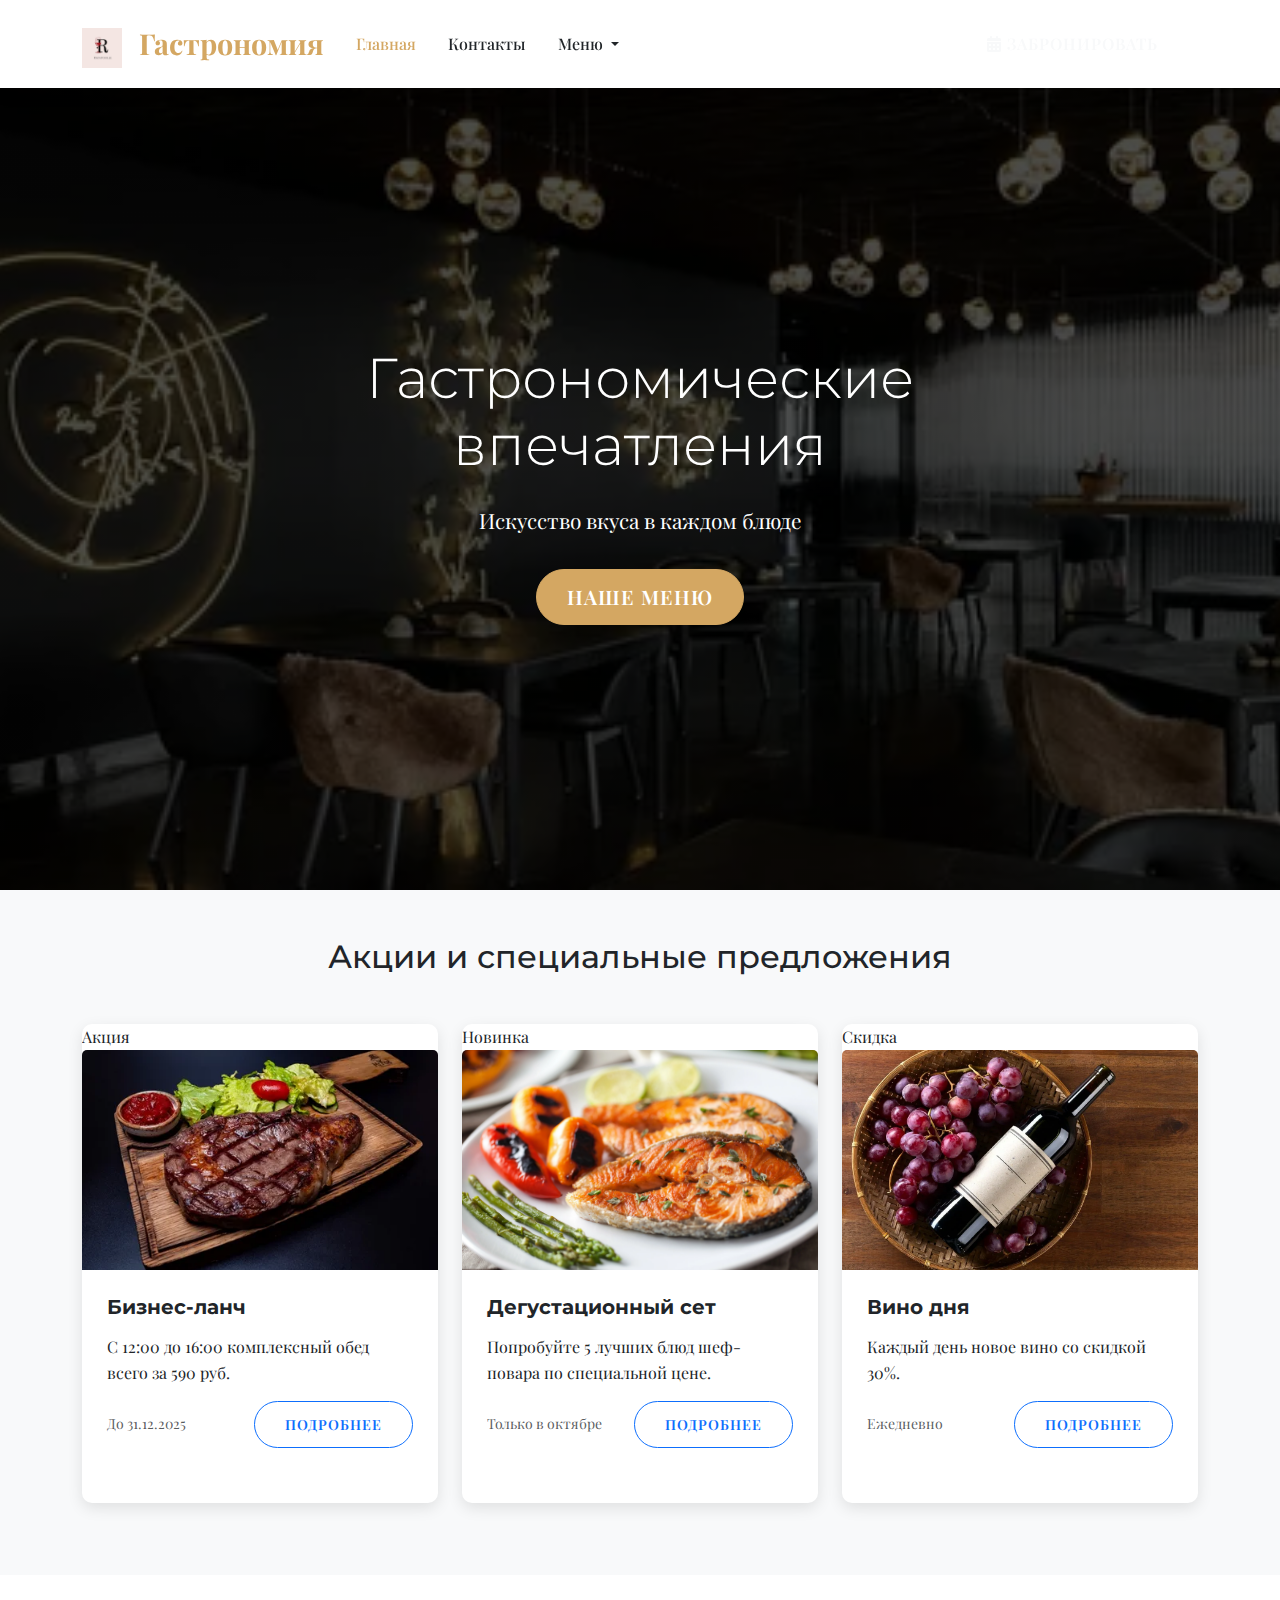
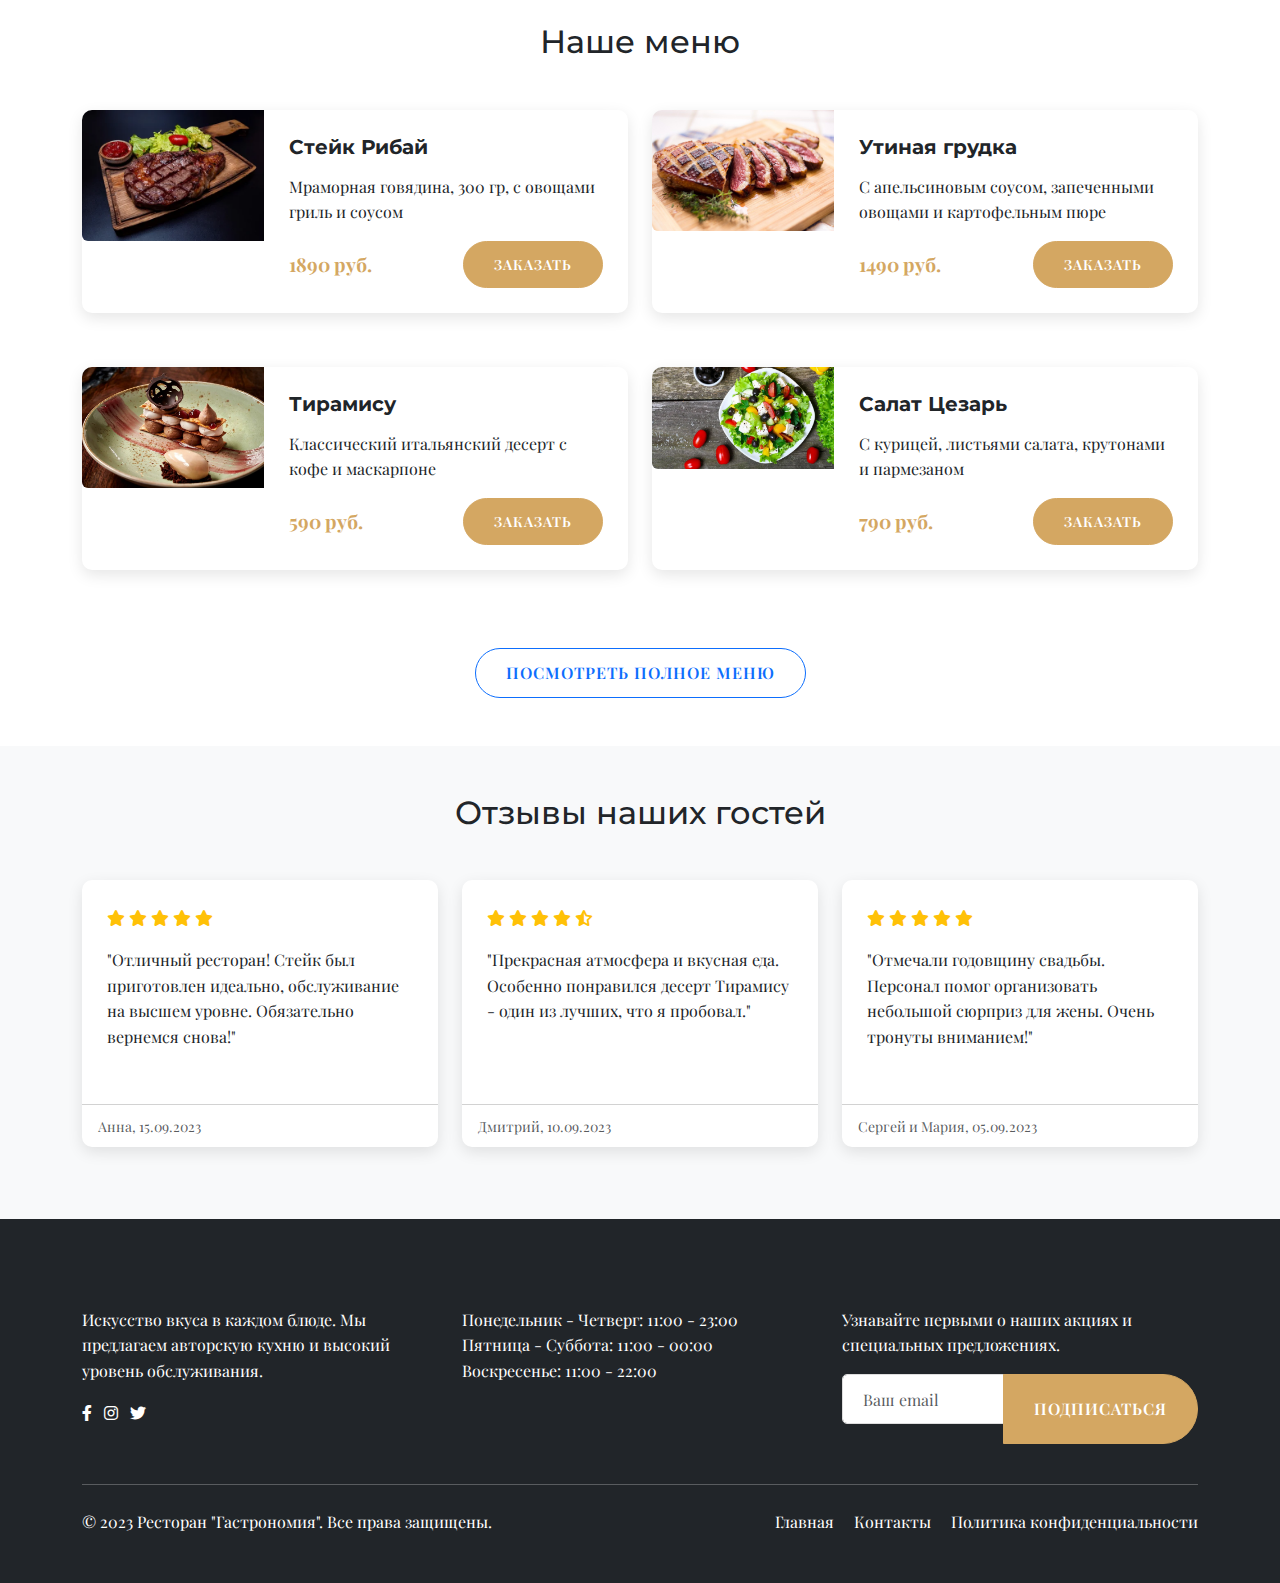
<file: restaurant/index.html>
<!DOCTYPE html>
<html lang="ru">
<head>
    <meta charset="UTF-8">
    <meta name="viewport" content="width=device-width, initial-scale=1.0">
    <title>Ресторан "Гастрономия"</title>
    <link href="https://cdn.jsdelivr.net/npm/bootstrap@5.3.0/dist/css/bootstrap.min.css" rel="stylesheet">
    <link rel="stylesheet" href="https://cdnjs.cloudflare.com/ajax/libs/font-awesome/5.15.4/css/all.min.css">
    <link rel="stylesheet" href="css/style.css">
</head>
<body>
    <!-- Навигационная панель -->
    <nav class="navbar navbar-expand-lg navbar-dark bg-dark fixed-top">
        <div class="container">
            <a class="navbar-brand" href="#">
                <img src="img/logo.png" alt="Логотип ресторана" height="40">
                Гастрономия
            </a>
            <button class="navbar-toggler" type="button" data-bs-toggle="collapse" data-bs-target="#navbarNav">
                <span class="navbar-toggler-icon"></span>
            </button>
            <div class="collapse navbar-collapse" id="navbarNav">
                <ul class="navbar-nav me-auto">
                    <li class="nav-item">
                        <a class="nav-link active" href="index.html">Главная</a>
                    </li>
                    <li class="nav-item">
                        <a class="nav-link" href="contacts.html">Контакты</a>
                    </li>
                    <li class="nav-item dropdown">
                        <a class="nav-link dropdown-toggle" href="#" id="navbarDropdown" role="button" data-bs-toggle="dropdown">
                            Меню
                        </a>
                        <ul class="dropdown-menu">
                            <li><a class="dropdown-item" href="#">Завтраки</a></li>
                            <li><a class="dropdown-item" href="#">Основные блюда</a></li>
                            <li><a class="dropdown-item" href="#">Десерты</a></li>
                            <li><a class="dropdown-item" href="#">Напитки</a></li>
                        </ul>
                    </li>
                </ul>
                <div class="d-flex">
                    <button class="btn btn-outline-light me-2" data-bs-toggle="modal" data-bs-target="#reservationModal">
                        <i class="fas fa-calendar-alt"></i> Забронировать
                    </button>
                </div>
            </div>
        </div>
    </nav>

    <!-- Герой-секция -->
    <header class="hero-section">
        <div class="container h-100 d-flex align-items-center">
            <div class="hero-text text-white">
                <h1 class="display-4">Гастрономические впечатления</h1>
                <p class="lead">Искусство вкуса в каждом блюде</p>
                <a href="#menu" class="btn btn-primary btn-lg">Наше меню</a>
            </div>
        </div>
    </header>

    <!-- Секция акций -->
    <section class="py-5 bg-light">
        <div class="container">
            <h2 class="text-center mb-5">Акции и специальные предложения</h2>
            <div class="row">
                <div class="col-md-4 mb-4">
                    <div class="card promotion-card h-100">
                        <div class="promotion-badge">Акция</div>
                        <img src="img/dish1.jpg" class="card-img-top" alt="Блюдо 1">
                        <div class="card-body">
                            <h5 class="card-title">Бизнес-ланч</h5>
                            <p class="card-text">С 12:00 до 16:00 комплексный обед всего за 590 руб.</p>
                            <div class="d-flex justify-content-between align-items-center">
                                <small class="text-muted">До 31.12.2025</small>
                                <button class="btn btn-sm btn-outline-primary">Подробнее</button>
                            </div>
                        </div>
                    </div>
                </div>
                <div class="col-md-4 mb-4">
                    <div class="card promotion-card h-100">
                        <div class="promotion-badge">Новинка</div>
                        <img src="img/dish2.jpg" class="card-img-top" alt="Блюдо 2">
                        <div class="card-body">
                            <h5 class="card-title">Дегустационный сет</h5>
                            <p class="card-text">Попробуйте 5 лучших блюд шеф-повара по специальной цене.</p>
                            <div class="d-flex justify-content-between align-items-center">
                                <small class="text-muted">Только в октябре</small>
                                <button class="btn btn-sm btn-outline-primary">Подробнее</button>
                            </div>
                        </div>
                    </div>
                </div>
                <div class="col-md-4 mb-4">
                    <div class="card promotion-card h-100">
                        <div class="promotion-badge">Скидка</div>
                        <img src="img/dish7.jpg" class="card-img-top" alt="Блюдо 3">
                        <div class="card-body">
                            <h5 class="card-title">Вино дня</h5>
                            <p class="card-text">Каждый день новое вино со скидкой 30%.</p>
                            <div class="d-flex justify-content-between align-items-center">
                                <small class="text-muted">Ежедневно</small>
                                <button class="btn btn-sm btn-outline-primary">Подробнее</button>
                            </div>
                        </div>
                    </div>
                </div>
            </div>
        </div>
    </section>

    <!-- Секция меню -->
    <section id="menu" class="py-5">
        <div class="container">
            <h2 class="text-center mb-5">Наше меню</h2>
            <div class="row">
                <div class="col-md-6 mb-4">
                    <div class="card menu-item">
                        <div class="row g-0">
                            <div class="col-md-4">
                                <img src="img/dish1.jpg" class="img-fluid rounded-start" alt="Блюдо 1">
                            </div>
                            <div class="col-md-8">
                                <div class="card-body">
                                    <h5 class="card-title">Стейк Рибай</h5>
                                    <p class="card-text">Мраморная говядина, 300 гр, с овощами гриль и соусом</p>
                                    <div class="d-flex justify-content-between align-items-center">
                                        <span class="price">1890 руб.</span>
                                        <button class="btn btn-sm btn-primary">Заказать</button>
                                    </div>
                                </div>
                            </div>
                        </div>
                    </div>
                </div>
                <div class="col-md-6 mb-4">
                    <div class="card menu-item">
                        <div class="row g-0">
                            <div class="col-md-4">
                                <img src="img/dish8.jpg" class="img-fluid rounded-start" alt="Блюдо 2">
                            </div>
                            <div class="col-md-8">
                                <div class="card-body">
                                    <h5 class="card-title">Утиная грудка</h5>
                                    <p class="card-text">С апельсиновым соусом, запеченными овощами и картофельным пюре</p>
                                    <div class="d-flex justify-content-between align-items-center">
                                        <span class="price">1490 руб.</span>
                                        <button class="btn btn-sm btn-primary">Заказать</button>
                                    </div>
                                </div>
                            </div>
                        </div>
                    </div>
                </div>
                <div class="col-md-6 mb-4">
                    <div class="card menu-item">
                        <div class="row g-0">
                            <div class="col-md-4">
                                <img src="img/dish3.jpg" class="img-fluid rounded-start" alt="Блюдо 3">
                            </div>
                            <div class="col-md-8">
                                <div class="card-body">
                                    <h5 class="card-title">Тирамису</h5>
                                    <p class="card-text">Классический итальянский десерт с кофе и маскарпоне</p>
                                    <div class="d-flex justify-content-between align-items-center">
                                        <span class="price">590 руб.</span>
                                        <button class="btn btn-sm btn-primary">Заказать</button>
                                    </div>
                                </div>
                            </div>
                        </div>
                    </div>
                </div>
                <div class="col-md-6 mb-4">
                    <div class="card menu-item">
                        <div class="row g-0">
                            <div class="col-md-4">
                                <img src="img/dish4.jpg" class="img-fluid rounded-start" alt="Блюдо 4">
                            </div>
                            <div class="col-md-8">
                                <div class="card-body">
                                    <h5 class="card-title">Салат Цезарь</h5>
                                    <p class="card-text">С курицей, листьями салата, крутонами и пармезаном</p>
                                    <div class="d-flex justify-content-between align-items-center">
                                        <span class="price">790 руб.</span>
                                        <button class="btn btn-sm btn-primary">Заказать</button>
                                    </div>
                                </div>
                            </div>
                        </div>
                    </div>
                </div>
            </div>
            <div class="text-center mt-4">
                <a href="#" class="btn btn-outline-primary">Посмотреть полное меню</a>
            </div>
        </div>
    </section>

    <!-- Секция отзывов -->
    <section class="py-5 bg-light">
        <div class="container">
            <h2 class="text-center mb-5">Отзывы наших гостей</h2>
            <div class="row">
                <div class="col-md-4 mb-4">
                    <div class="card h-100">
                        <div class="card-body">
                            <div class="mb-3">
                                <i class="fas fa-star text-warning"></i>
                                <i class="fas fa-star text-warning"></i>
                                <i class="fas fa-star text-warning"></i>
                                <i class="fas fa-star text-warning"></i>
                                <i class="fas fa-star text-warning"></i>
                            </div>
                            <p class="card-text">"Отличный ресторан! Стейк был приготовлен идеально, обслуживание на высшем уровне. Обязательно вернемся снова!"</p>
                        </div>
                        <div class="card-footer bg-transparent">
                            <small class="text-muted">Анна, 15.09.2023</small>
                        </div>
                    </div>
                </div>
                <div class="col-md-4 mb-4">
                    <div class="card h-100">
                        <div class="card-body">
                            <div class="mb-3">
                                <i class="fas fa-star text-warning"></i>
                                <i class="fas fa-star text-warning"></i>
                                <i class="fas fa-star text-warning"></i>
                                <i class="fas fa-star text-warning"></i>
                                <i class="fas fa-star-half-alt text-warning"></i>
                            </div>
                            <p class="card-text">"Прекрасная атмосфера и вкусная еда. Особенно понравился десерт Тирамису - один из лучших, что я пробовал."</p>
                        </div>
                        <div class="card-footer bg-transparent">
                            <small class="text-muted">Дмитрий, 10.09.2023</small>
                        </div>
                    </div>
                </div>
                <div class="col-md-4 mb-4">
                    <div class="card h-100">
                        <div class="card-body">
                            <div class="mb-3">
                                <i class="fas fa-star text-warning"></i>
                                <i class="fas fa-star text-warning"></i>
                                <i class="fas fa-star text-warning"></i>
                                <i class="fas fa-star text-warning"></i>
                                <i class="fas fa-star text-warning"></i>
                            </div>
                            <p class="card-text">"Отмечали годовщину свадьбы. Персонал помог организовать небольшой сюрприз для жены. Очень тронуты вниманием!"</p>
                        </div>
                        <div class="card-footer bg-transparent">
                            <small class="text-muted">Сергей и Мария, 05.09.2023</small>
                        </div>
                    </div>
                </div>
            </div>
        </div>
    </section>

    <!-- Подвал -->
    <footer class="bg-dark text-white py-5">
        <div class="container">
            <div class="row">
                <div class="col-md-4 mb-4 mb-md-0">
                    <h5>Ресторан "Гастрономия"</h5>
                    <p>Искусство вкуса в каждом блюде. Мы предлагаем авторскую кухню и высокий уровень обслуживания.</p>
                    <div class="mt-3">
                        <a href="#" class="text-white me-2"><i class="fab fa-facebook-f"></i></a>
                        <a href="#" class="text-white me-2"><i class="fab fa-instagram"></i></a>
                        <a href="#" class="text-white me-2"><i class="fab fa-twitter"></i></a>
                    </div>
                </div>
                <div class="col-md-4 mb-4 mb-md-0">
                    <h5>Часы работы</h5>
                    <ul class="list-unstyled">
                        <li>Понедельник - Четверг: 11:00 - 23:00</li>
                        <li>Пятница - Суббота: 11:00 - 00:00</li>
                        <li>Воскресенье: 11:00 - 22:00</li>
                    </ul>
                </div>
                <div class="col-md-4">
                    <h5>Подписаться на новости</h5>
                    <p>Узнавайте первыми о наших акциях и специальных предложениях.</p>
                    <div class="input-group mb-3">
                        <input type="email" class="form-control" placeholder="Ваш email">
                        <button class="btn btn-primary" type="button">Подписаться</button>
                    </div>
                </div>
            </div>
            <hr class="my-4 bg-secondary">
            <div class="row">
                <div class="col-md-6 text-center text-md-start">
                    <p class="mb-0">&copy; 2023 Ресторан "Гастрономия". Все права защищены.</p>
                </div>
                <div class="col-md-6 text-center text-md-end">
                    <a href="index.html" class="text-white me-3">Главная</a>
                    <a href="contacts.html" class="text-white me-3">Контакты</a>
                    <a href="#" class="text-white">Политика конфиденциальности</a>
                </div>
            </div>
        </div>
    </footer>

    <!-- Модальное окно бронирования -->
    <div class="modal fade" id="reservationModal" tabindex="-1" aria-hidden="true">
        <div class="modal-dialog">
            <div class="modal-content">
                <div class="modal-header">
                    <h5 class="modal-title">Бронирование столика</h5>
                    <button type="button" class="btn-close" data-bs-dismiss="modal" aria-label="Close"></button>
                </div>
                <div class="modal-body">
                    <form>
                        <div class="mb-3">
                            <label for="reservationName" class="form-label">Ваше имя</label>
                            <input type="text" class="form-control" id="reservationName" required>
                        </div>
                        <div class="mb-3">
                            <label for="reservationPhone" class="form-label">Телефон</label>
                            <input type="tel" class="form-control" id="reservationPhone" required>
                        </div>
                        <div class="mb-3">
                            <label for="reservationDate" class="form-label">Дата</label>
                            <input type="date" class="form-control" id="reservationDate" required>
                        </div>
                        <div class="mb-3">
                            <label for="reservationTime" class="form-label">Время</label>
                            <input type="time" class="form-control" id="reservationTime" required>
                        </div>
                        <div class="mb-3">
                            <label for="reservationGuests" class="form-label">Количество гостей</label>
                            <select class="form-select" id="reservationGuests">
                                <option>1</option>
                                <option>2</option>
                                <option>3</option>
                                <option>4</option>
                                <option>5+</option>
                            </select>
                        </div>
                        <div class="mb-3">
                            <label for="reservationComments" class="form-label">Дополнительные пожелания</label>
                            <textarea class="form-control" id="reservationComments" rows="3"></textarea>
                        </div>
                        <button type="submit" class="btn btn-primary">Забронировать</button>
                    </form>
                </div>
            </div>
        </div>
    </div>

<!-- Подключение шрифтов -->
<link href="https://fonts.googleapis.com/css2?family=Montserrat:wght@400;500;600;700&family=Playfair+Display:wght@400;500;600;700&display=swap" rel="stylesheet">

<!-- Подключение иконок Font Awesome -->
<link rel="stylesheet" href="https://cdnjs.cloudflare.com/ajax/libs/font-awesome/6.0.0-beta3/css/all.min.css">

<!-- Подключение JavaScript -->
<script src="https://cdn.jsdelivr.net/npm/bootstrap@5.3.0/dist/js/bootstrap.bundle.min.js"></script>
<script src="js/script.js"></script>

    <!-- Подключение JavaScript -->
    <script src="https://cdn.jsdelivr.net/npm/bootstrap@5.3.0/dist/js/bootstrap.bundle.min.js"></script>
    <script src="js/script.js"></script>
</body>
</html>
</file>
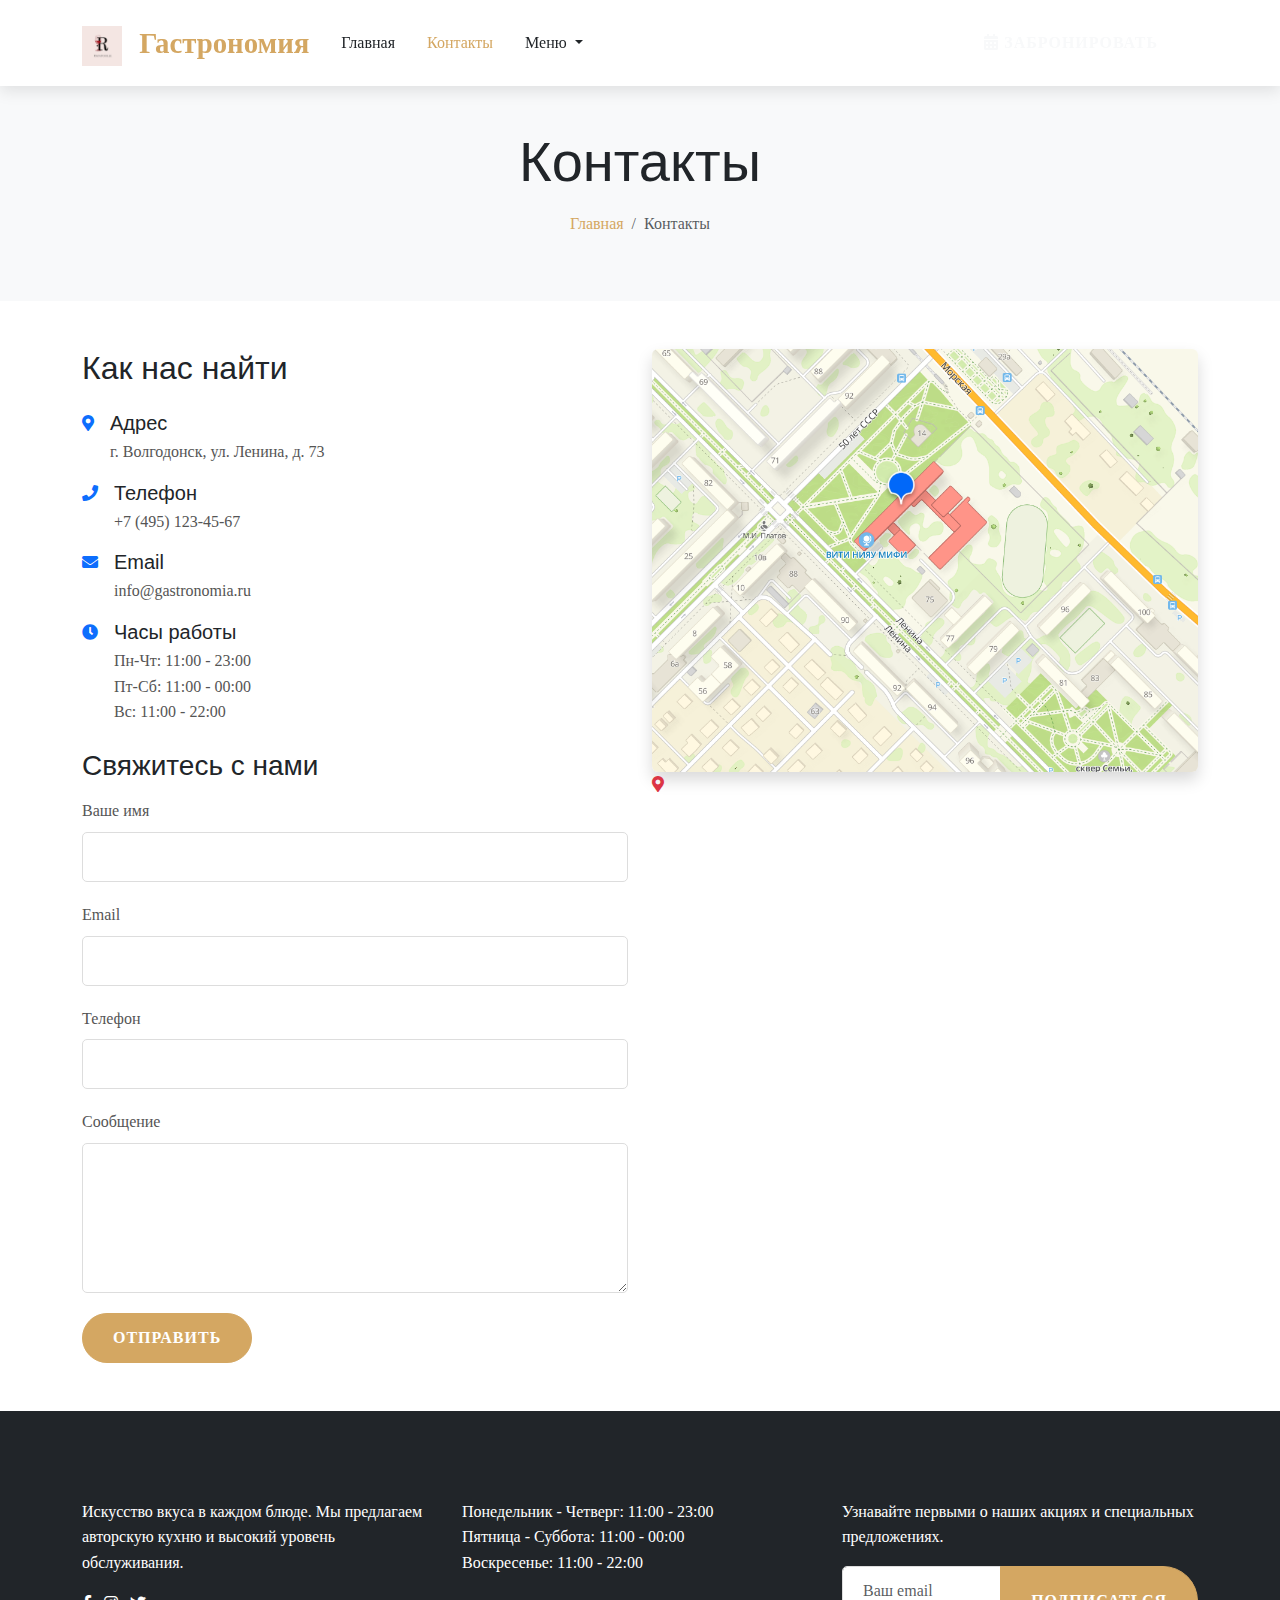
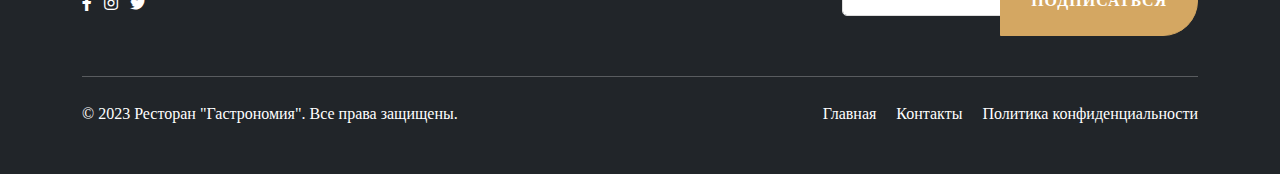
<file: restaurant/contacts.html>
<!DOCTYPE html>
<html lang="ru">
<head>
    <meta charset="UTF-8">
    <meta name="viewport" content="width=device-width, initial-scale=1.0">
    <title>Контакты - Ресторан "Гастрономия"</title>
    <link href="https://cdn.jsdelivr.net/npm/bootstrap@5.3.0/dist/css/bootstrap.min.css" rel="stylesheet">
    <link rel="stylesheet" href="https://cdnjs.cloudflare.com/ajax/libs/font-awesome/5.15.4/css/all.min.css">
    <link rel="stylesheet" href="css/style.css">
</head>
<body>
    <!-- Навигационная панель -->
    <nav class="navbar navbar-expand-lg navbar-dark bg-dark fixed-top">
        <div class="container">
            <a class="navbar-brand" href="index.html">
                <img src="img/logo.png" alt="Логотип ресторана" height="40">
                Гастрономия
            </a>
            <button class="navbar-toggler" type="button" data-bs-toggle="collapse" data-bs-target="#navbarNav">
                <span class="navbar-toggler-icon"></span>
            </button>
            <div class="collapse navbar-collapse" id="navbarNav">
                <ul class="navbar-nav me-auto">
                    <li class="nav-item">
                        <a class="nav-link" href="index.html">Главная</a>
                    </li>
                    <li class="nav-item">
                        <a class="nav-link active" href="contacts.html">Контакты</a>
                    </li>
                    <li class="nav-item dropdown">
                        <a class="nav-link dropdown-toggle" href="#" id="navbarDropdown" role="button" data-bs-toggle="dropdown">
                            Меню
                        </a>
                        <ul class="dropdown-menu">
                            <li><a class="dropdown-item" href="#">Завтраки</a></li>
                            <li><a class="dropdown-item" href="#">Основные блюда</a></li>
                            <li><a class="dropdown-item" href="#">Десерты</a></li>
                            <li><a class="dropdown-item" href="#">Напитки</a></li>
                        </ul>
                    </li>
                </ul>
                <div class="d-flex">
                    <button class="btn btn-outline-light me-2" data-bs-toggle="modal" data-bs-target="#reservationModal">
                        <i class="fas fa-calendar-alt"></i> Забронировать
                    </button>
                </div>
            </div>
        </div>
    </nav>

    <!-- Заголовок страницы -->
    <header class="page-header py-5 bg-light">
        <div class="container">
            <h1 class="display-4 text-center">Контакты</h1>
            <nav aria-label="breadcrumb">
                <ol class="breadcrumb justify-content-center">
                    <li class="breadcrumb-item"><a href="index.html">Главная</a></li>
                    <li class="breadcrumb-item active" aria-current="page">Контакты</li>
                </ol>
            </nav>
        </div>
    </header>

    <!-- Основное содержимое -->
    <main class="py-5">
        <div class="container">
            <div class="row">
                <div class="col-lg-6 mb-5 mb-lg-0">
                    <h2 class="mb-4">Как нас найти</h2>
                    <div class="mb-4">
                        <div class="d-flex align-items-start mb-3">
                            <i class="fas fa-map-marker-alt me-3 mt-1 text-primary"></i>
                            <div>
                                <h5 class="mb-1">Адрес</h5>
                                <p class="mb-0"> г. Волгодонск, ул. Ленина, д. 73</p>
                            </div>
                        </div>
                        <div class="d-flex align-items-start mb-3">
                            <i class="fas fa-phone me-3 mt-1 text-primary"></i>
                            <div>
                                <h5 class="mb-1">Телефон</h5>
                                <p class="mb-0">+7 (495) 123-45-67</p>
                            </div>
                        </div>
                        <div class="d-flex align-items-start mb-3">
                            <i class="fas fa-envelope me-3 mt-1 text-primary"></i>
                            <div>
                                <h5 class="mb-1">Email</h5>
                                <p class="mb-0">info@gastronomia.ru</p>
                            </div>
                        </div>
                        <div class="d-flex align-items-start">
                            <i class="fas fa-clock me-3 mt-1 text-primary"></i>
                            <div>
                                <h5 class="mb-1">Часы работы</h5>
                                <p class="mb-0">Пн-Чт: 11:00 - 23:00<br>Пт-Сб: 11:00 - 00:00<br>Вс: 11:00 - 22:00</p>
                            </div>
                        </div>
                    </div>
                    <h3 class="mb-3">Свяжитесь с нами</h3>
                    <form>
                        <div class="mb-3">
                            <label for="contactName" class="form-label">Ваше имя</label>
                            <input type="text" class="form-control" id="contactName" required>
                        </div>
                        <div class="mb-3">
                            <label for="contactEmail" class="form-label">Email</label>
                            <input type="email" class="form-control" id="contactEmail" required>
                        </div>
                        <div class="mb-3">
                            <label for="contactPhone" class="form-label">Телефон</label>
                            <input type="tel" class="form-control" id="contactPhone">
                        </div>
                        <div class="mb-3">
                            <label for="contactMessage" class="form-label">Сообщение</label>
                            <textarea class="form-control" id="contactMessage" rows="4" required></textarea>
                        </div>
                        <button type="submit" class="btn btn-primary">Отправить</button>
                    </form>
                </div>
                <div class="col-lg-6">
                    <div class="map-container">
                        <img src="img/map.jpg" alt="Карта проезда" class="img-fluid rounded shadow">
                        <div class="map-overlay">
                            <div class="map-marker">
                                <i class="fas fa-map-marker-alt text-danger"></i>
                            </div>
                        </div>
                    </div>
                </div>
            </div>
        </div>
    </main>

    <!-- Подвал -->
    <footer class="bg-dark text-white py-5">
        <div class="container">
            <div class="row">
                <div class="col-md-4 mb-4 mb-md-0">
                    <h5>Ресторан "Гастрономия"</h5>
                    <p>Искусство вкуса в каждом блюде. Мы предлагаем авторскую кухню и высокий уровень обслуживания.</p>
                    <div class="mt-3">
                        <a href="#" class="text-white me-2"><i class="fab fa-facebook-f"></i></a>
                        <a href="#" class="text-white me-2"><i class="fab fa-instagram"></i></a>
                        <a href="#" class="text-white me-2"><i class="fab fa-twitter"></i></a>
                    </div>
                </div>
                <div class="col-md-4 mb-4 mb-md-0">
                    <h5>Часы работы</h5>
                    <ul class="list-unstyled">
                        <li>Понедельник - Четверг: 11:00 - 23:00</li>
                        <li>Пятница - Суббота: 11:00 - 00:00</li>
                        <li>Воскресенье: 11:00 - 22:00</li>
                    </ul>
                </div>
                <div class="col-md-4">
                    <h5>Подписаться на новости</h5>
                    <p>Узнавайте первыми о наших акциях и специальных предложениях.</p>
                    <div class="input-group mb-3">
                        <input type="email" class="form-control" placeholder="Ваш email">
                        <button class="btn btn-primary" type="button">Подписаться</button>
                    </div>
                </div>
            </div>
            <hr class="my-4 bg-secondary">
            <div class="row">
                <div class="col-md-6 text-center text-md-start">
                    <p class="mb-0">&copy; 2023 Ресторан "Гастрономия". Все права защищены.</p>
                </div>
                <div class="col-md-6 text-center text-md-end">
                    <a href="index.html" class="text-white me-3">Главная</a>
                    <a href="contacts.html" class="text-white me-3">Контакты</a>
                    <a href="#" class="text-white">Политика конфиденциальности</a>
                </div>
            </div>
        </div>
    </footer>

    <!-- Модальное окно бронирования -->
    <div class="modal fade" id="reservationModal" tabindex="-1" aria-hidden="true">
        <div class="modal-dialog">
            <div class="modal-content">
                <div class="modal-header">
                    <h5 class="modal-title">Бронирование столика</h5>
                    <button type="button" class="btn-close" data-bs-dismiss="modal" aria-label="Close"></button>
                </div>
                <div class="modal-body">
                    <form>
                        <div class="mb-3">
                            <label for="reservationName" class="form-label">Ваше имя</label>
                            <input type="text" class="form-control" id="reservationName" required>
                        </div>
                        <div class="mb-3">
                            <label for="reservationPhone" class="form-label">Телефон</label>
                            <input type="tel" class="form-control" id="reservationPhone" required>
                        </div>
                        <div class="mb-3">
                            <label for="reservationDate" class="form-label">Дата</label>
                            <input type="date" class="form-control" id="reservationDate" required>
                        </div>
                        <div class="mb-3">
                            <label for="reservationTime" class="form-label">Время</label>
                            <input type="time" class="form-control" id="reservationTime" required>
                        </div>
                        <div class="mb-3">
                            <label for="reservationGuests" class="form-label">Количество гостей</label>
                            <select class="form-select" id="reservationGuests">
                                <option>1</option>
                                <option>2</option>
                                <option>3</option>
                                <option>4</option>
                                <option>5+</option>
                            </select>
                        </div>
                        <div class="mb-3">
                            <label for="reservationComments" class="form-label">Дополнительные пожелания</label>
                            <textarea class="form-control" id="reservationComments" rows="3"></textarea>
                        </div>
                        <button type="submit" class="btn btn-primary">Забронировать</button>
                    </form>
                </div>
            </div>
        </div>
    </div>

    <!-- Подключение JavaScript -->
    <script src="https://cdn.jsdelivr.net/npm/bootstrap@5.3.0/dist/js/bootstrap.bundle.min.js"></script>
    <script src="js/script.js"></script>
</body>
</html>
</file>
<file: restaurant/css/style.css>
/* Основные стили и сброс */
:root {
    --primary-color: #d4a762;
    --secondary-color: #333;
    --light-color: #f8f9fa;
    --dark-color: #212529;
    --text-color: #555;
    --bg-light: #fff;
    --shadow: 0 5px 15px rgba(0, 0, 0, 0.1);
  }
  
  * {
    margin: 0;
    padding: 0;
    box-sizing: border-box;
  }
  
  html {
    scroll-behavior: smooth;
  }
  
  body {
    font-family: 'Playfair Display', serif;
    color: var(--text-color);
    line-height: 1.6;
    background-color: var(--bg-light);
    overflow-x: hidden;
    padding-top: 80px;
  }
  
  h1, h2, h3, h4, h5 {
    font-family: 'Montserrat', sans-serif;
    color: var(--dark-color);
    margin-bottom: 1rem;
  }
  
  a {
    text-decoration: none;
    color: var(--primary-color);
    transition: all 0.3s ease;
  }
  
  a:hover {
    color: var(--secondary-color);
  }
  
  img {
    max-width: 100%;
    height: auto;
  }
  
  /* Навигация */
  .navbar {
    background-color: var(--bg-light) !important;
    box-shadow: var(--shadow);
    padding: 15px 0;
    position: fixed;
    top: 0;
    width: 100%;
    z-index: 1000;
  }
  
  .navbar-brand {
    font-weight: 700;
    font-size: 1.8rem;
    color: var(--primary-color) !important;
  }
  
  .navbar-brand img {
    height: 40px;
    margin-right: 10px;
  }
  
  .nav-link {
    font-weight: 500;
    padding: 0.5rem 1rem !important;
    color: var(--dark-color) !important;
  }
  
  .nav-link:hover,
  .nav-link.active {
    color: var(--primary-color) !important;
  }
  
  /* Герой секция */
  .hero-section {
    background: linear-gradient(rgba(0, 0, 0, 0.7), rgba(0, 0, 0, 0.7)), url('../img/restaurant.jpg') no-repeat center center/cover;
    height: 90vh;
    display: flex;
    align-items: center;
    color: white;
    text-align: center;
    position: relative;
  }
  
  .hero-text {
    max-width: 800px;
    margin: 0 auto;
    padding: 0 20px;
  }
  
  .hero-text h1 {
    font-size: 3.5rem;
    margin-bottom: 1.5rem;
    color: white;
  }
  
  .hero-text p {
    font-size: 1.3rem;
    margin-bottom: 2rem;
  }
  
  .btn {
    padding: 12px 30px;
    border-radius: 50px;
    font-weight: 600;
    text-transform: uppercase;
    letter-spacing: 1px;
    transition: all 0.3s ease;
  }
  
  .btn-primary {
    background-color: var(--primary-color);
    border-color: var(--primary-color);
  }
  
  .btn-primary:hover {
    background-color: transparent;
    border-color: white;
    color: white;
  }
  
  .btn-outline-light {
    border: 2px solid white;
  }
  
  .btn-outline-light:hover {
    background-color: white;
    color: var(--dark-color);
  }
  
  /* Секции */
  .section {
    padding: 80px 0;
  }
  
  .section-title {
    text-align: center;
    margin-bottom: 60px;
    position: relative;
  }
  
  .section-title:after {
    content: '';
    display: block;
    width: 80px;
    height: 3px;
    background: var(--primary-color);
    margin: 20px auto;
  }
  
  .bg-light {
    background-color: var(--light-color) !important;
  }
  
  /* Карточки */
  .card {
    border: none;
    border-radius: 10px;
    overflow: hidden;
    box-shadow: var(--shadow);
    transition: all 0.3s ease;
    margin-bottom: 30px;
  }
  
  .card:hover {
    transform: translateY(-10px);
    box-shadow: 0 15px 30px rgba(0, 0, 0, 0.2);
  }
  
  .card-img-top {
    height: 220px;
    object-fit: cover;
  }
  
  .card-body {
    padding: 25px;
  }
  
  .card-title {
    font-weight: 700;
    margin-bottom: 15px;
  }
  
  .price {
    font-weight: 700;
    color: var(--primary-color);
    font-size: 1.2rem;
  }
  
  .badge {
    background-color: var(--primary-color);
    color: white;
    padding: 5px 15px;
    border-radius: 50px;
    font-weight: 500;
    position: absolute;
    top: 15px;
    right: 15px;
  }
  
  /* Галерея */
  .gallery-item {
    position: relative;
    overflow: hidden;
    border-radius: 10px;
    margin-bottom: 30px;
    height: 250px;
  }
  
  .gallery-item img {
    width: 100%;
    height: 100%;
    object-fit: cover;
    transition: all 0.5s ease;
  }
  
  .gallery-item:hover img {
    transform: scale(1.1);
  }
  
  /* Форма бронирования */
  .reservation-form {
    background-color: white;
    padding: 40px;
    border-radius: 10px;
    box-shadow: var(--shadow);
  }
  
  .form-control {
    height: 50px;
    border-radius: 5px;
    border: 1px solid #ddd;
    padding: 0 20px;
    margin-bottom: 20px;
  }
  
  .form-control:focus {
    box-shadow: none;
    border-color: var(--primary-color);
  }
  
  textarea.form-control {
    height: 150px;
    padding: 20px;
  }
  
  /* Отзывы */
  .review-card {
    background-color: white;
    padding: 30px;
    border-radius: 10px;
    box-shadow: var(--shadow);
    margin-bottom: 30px;
  }
  
  .review-card .stars {
    color: var(--primary-color);
    margin-bottom: 15px;
  }
  
  .review-card .author {
    font-weight: 700;
    margin-top: 20px;
    color: var(--dark-color);
  }
  
  /* Подвал */
  footer {
    background-color: var(--dark-color);
    color: white;
    padding: 60px 0 20px;
  }
  
  .footer-logo {
    font-size: 2rem;
    font-weight: 700;
    color: var(--primary-color);
    margin-bottom: 20px;
    display: inline-block;
  }
  
  .footer-links h5 {
    color: white;
    margin-bottom: 25px;
    position: relative;
    padding-bottom: 10px;
  }
  
  .footer-links h5:after {
    content: '';
    position: absolute;
    left: 0;
    bottom: 0;
    width: 50px;
    height: 2px;
    background: var(--primary-color);
  }
  
  .footer-links ul {
    list-style: none;
    padding: 0;
  }
  
  .footer-links li {
    margin-bottom: 10px;
  }
  
  .footer-links a {
    color: #bbb;
  }
  
  .footer-links a:hover {
    color: var(--primary-color);
    padding-left: 5px;
  }
  
  .social-icons a {
    display: inline-block;
    width: 40px;
    height: 40px;
    background-color: rgba(255, 255, 255, 0.1);
    color: white;
    border-radius: 50%;
    text-align: center;
    line-height: 40px;
    margin-right: 10px;
    transition: all 0.3s ease;
  }
  
  .social-icons a:hover {
    background-color: var(--primary-color);
    color: white;
    transform: translateY(-5px);
  }
  
  .copyright {
    border-top: 1px solid rgba(255, 255, 255, 0.1);
    padding-top: 20px;
    margin-top: 40px;
    text-align: center;
  }
  
  /* Анимации */
  @keyframes fadeIn {
    from { opacity: 0; transform: translateY(20px); }
    to { opacity: 1; transform: translateY(0); }
  }
  
  .fade-in {
    animation: fadeIn 1s ease forwards;
  }
  
  /* Адаптивность */
  @media (max-width: 992px) {
    .hero-text h1 {
      font-size: 2.5rem;
    }
    
    .section {
      padding: 60px 0;
    }
  }
  
  @media (max-width: 768px) {
    body {
      padding-top: 70px;
    }
    
    .navbar-brand {
      font-size: 1.5rem;
    }
    
    .hero-text h1 {
      font-size: 2rem;
    }
    
    .hero-text p {
      font-size: 1rem;
    }
    
    .btn {
      padding: 10px 20px;
      font-size: 0.9rem;
    }
  }
  
  @media (max-width: 576px) {
    .hero-section {
      height: 70vh;
    }
    
    .hero-text h1 {
      font-size: 1.8rem;
    }
    
    .section-title {
      margin-bottom: 40px;
    }
  }
</file>
